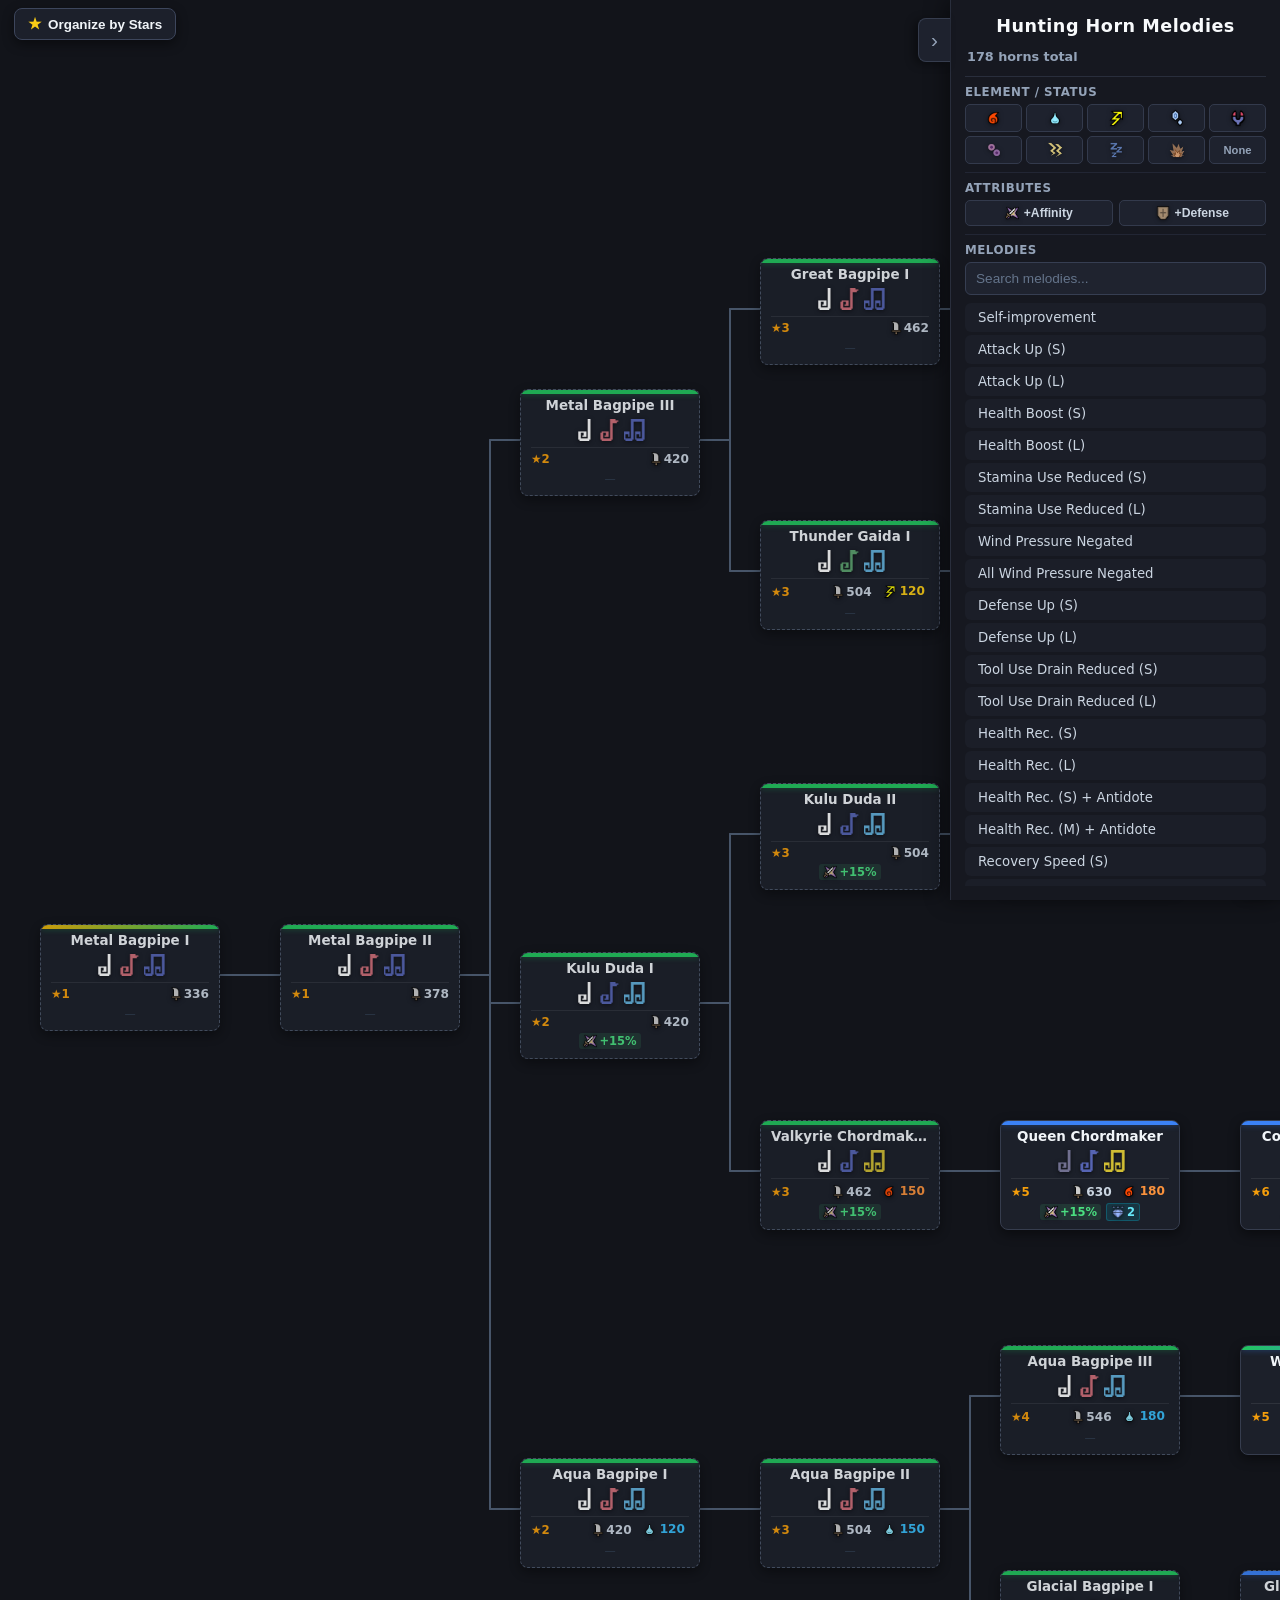
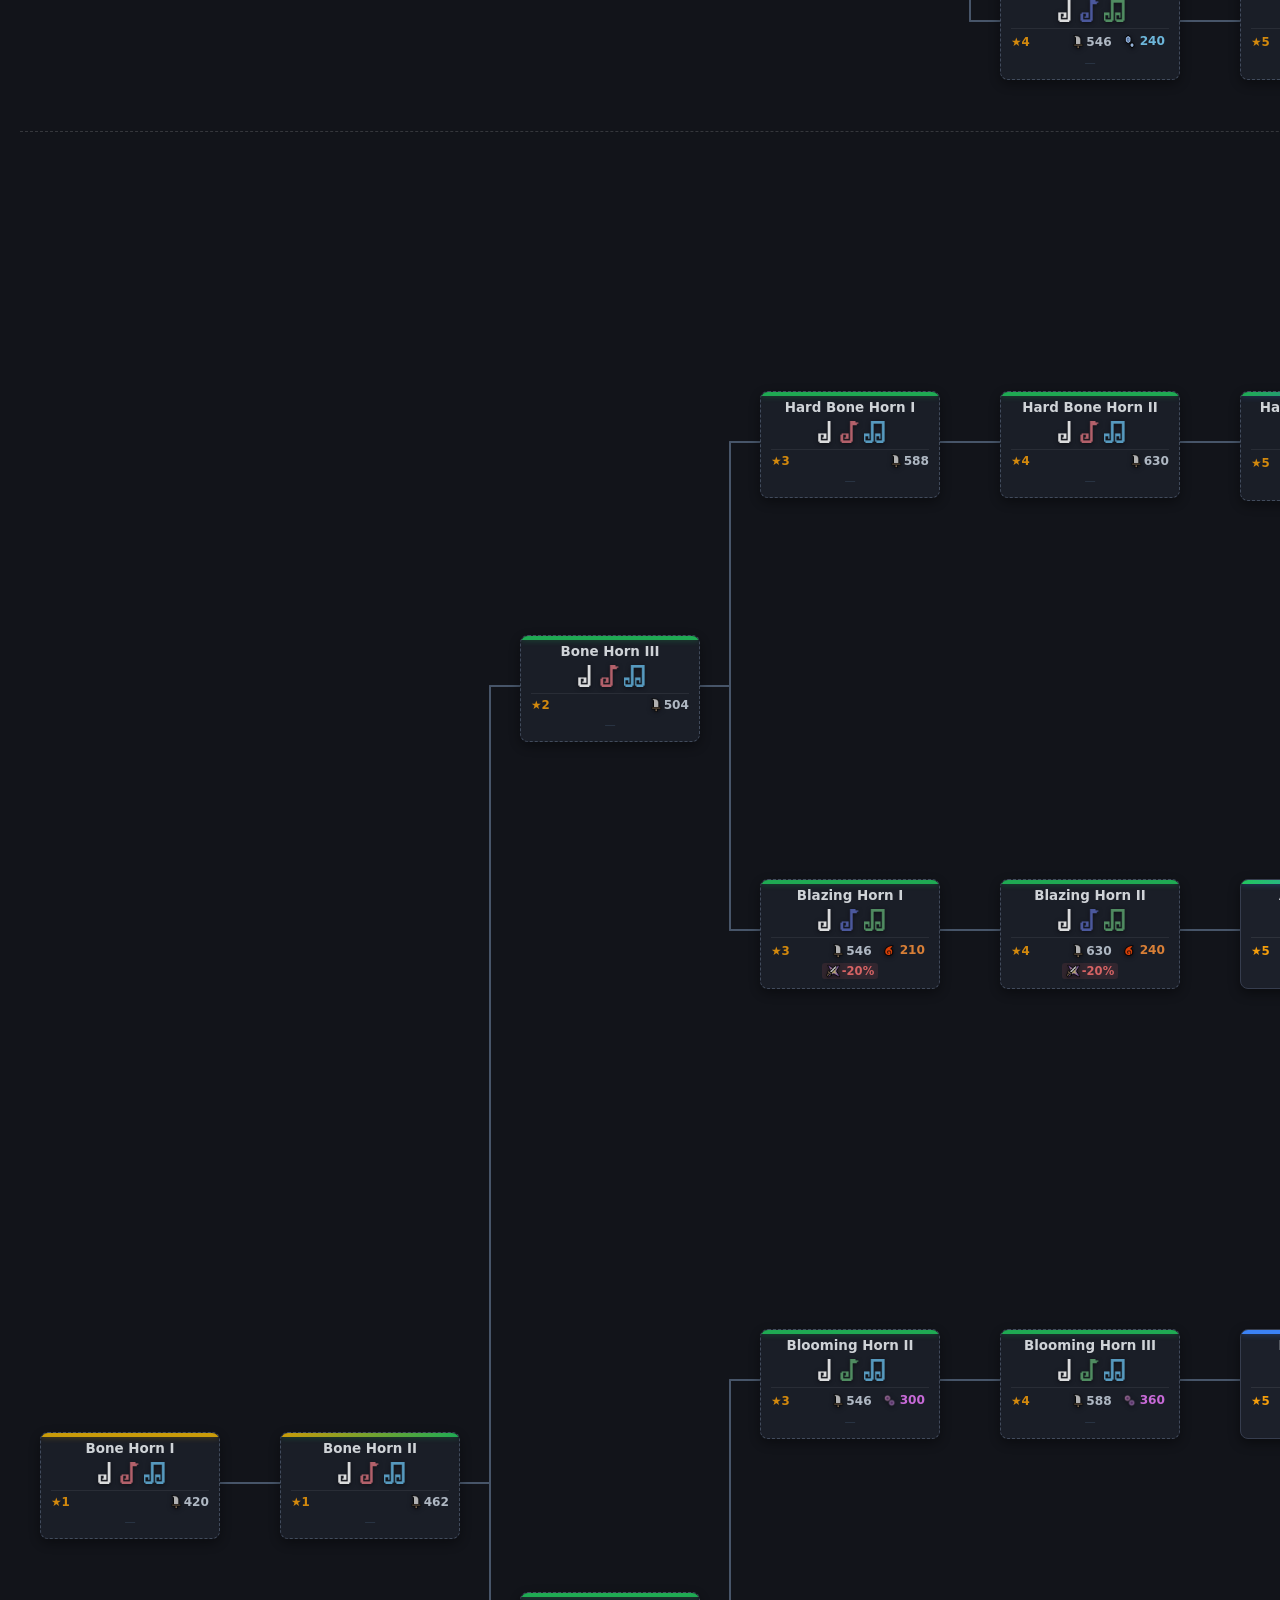
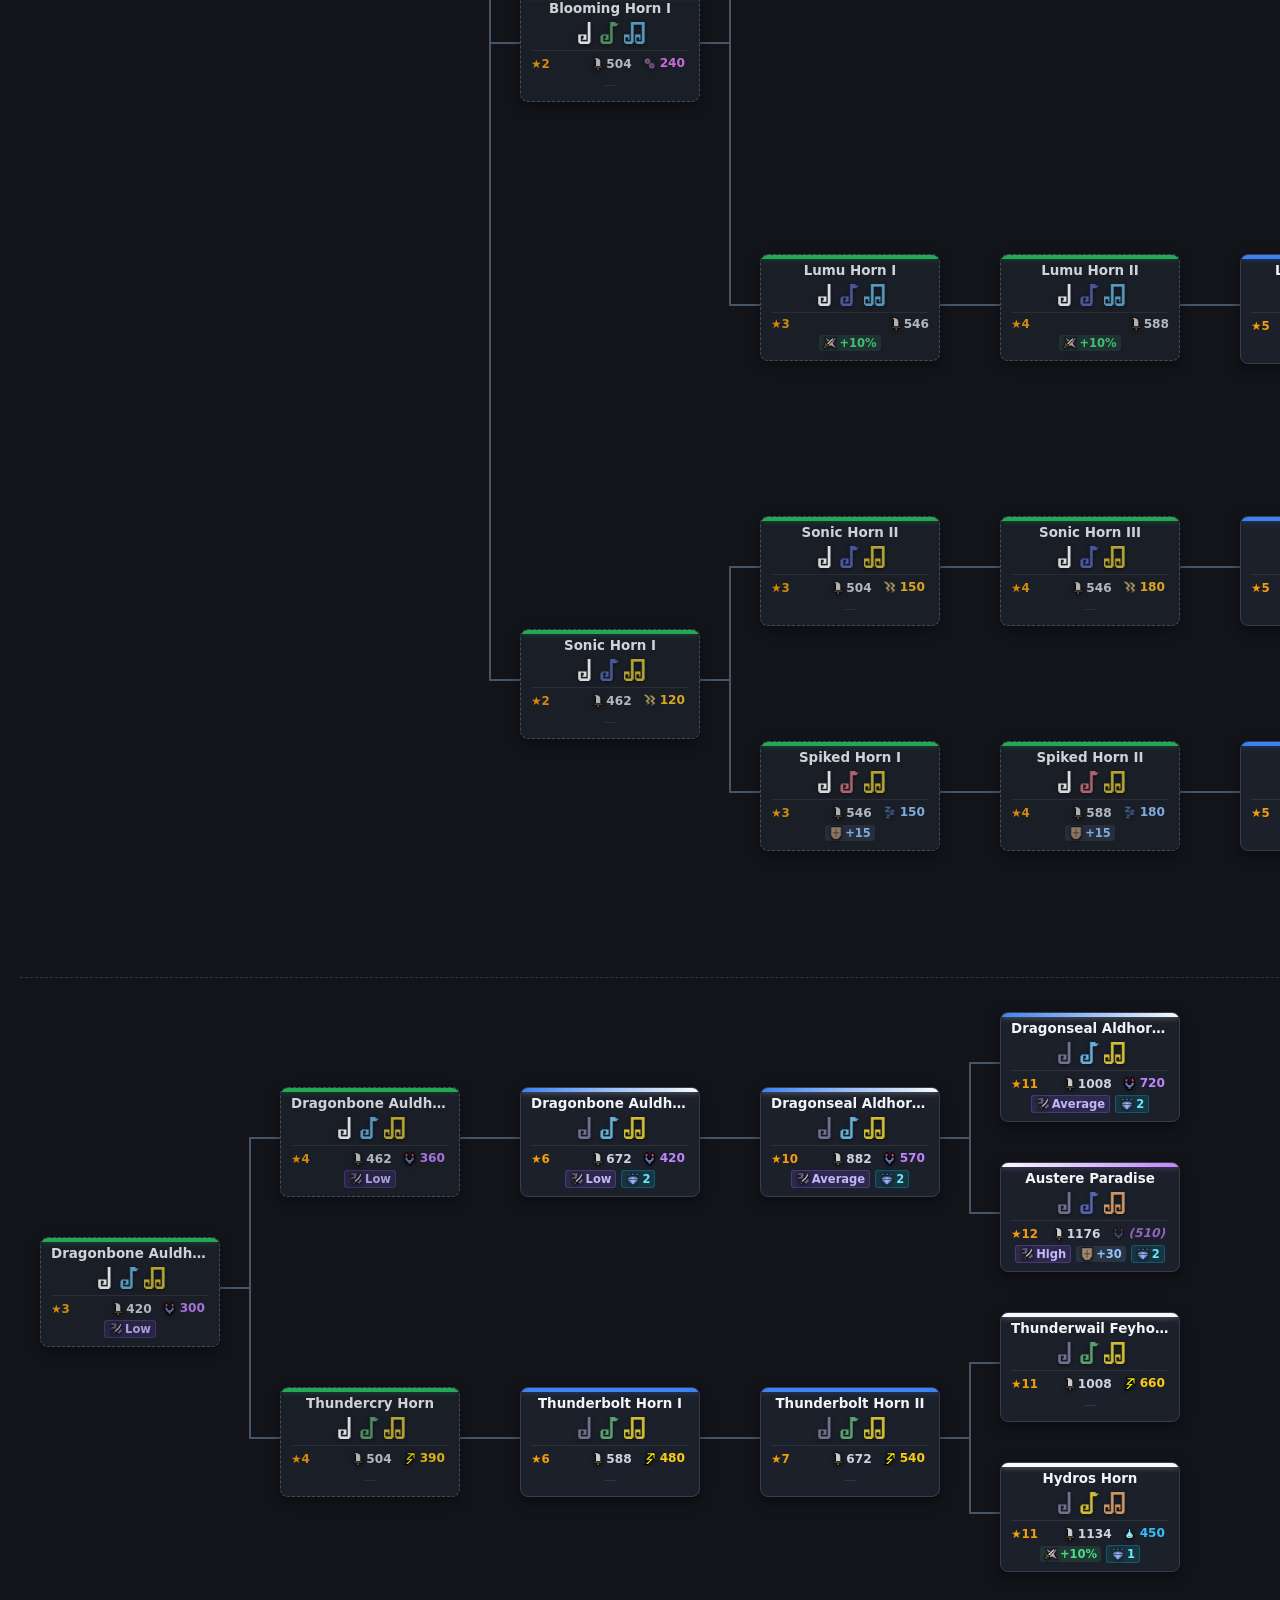
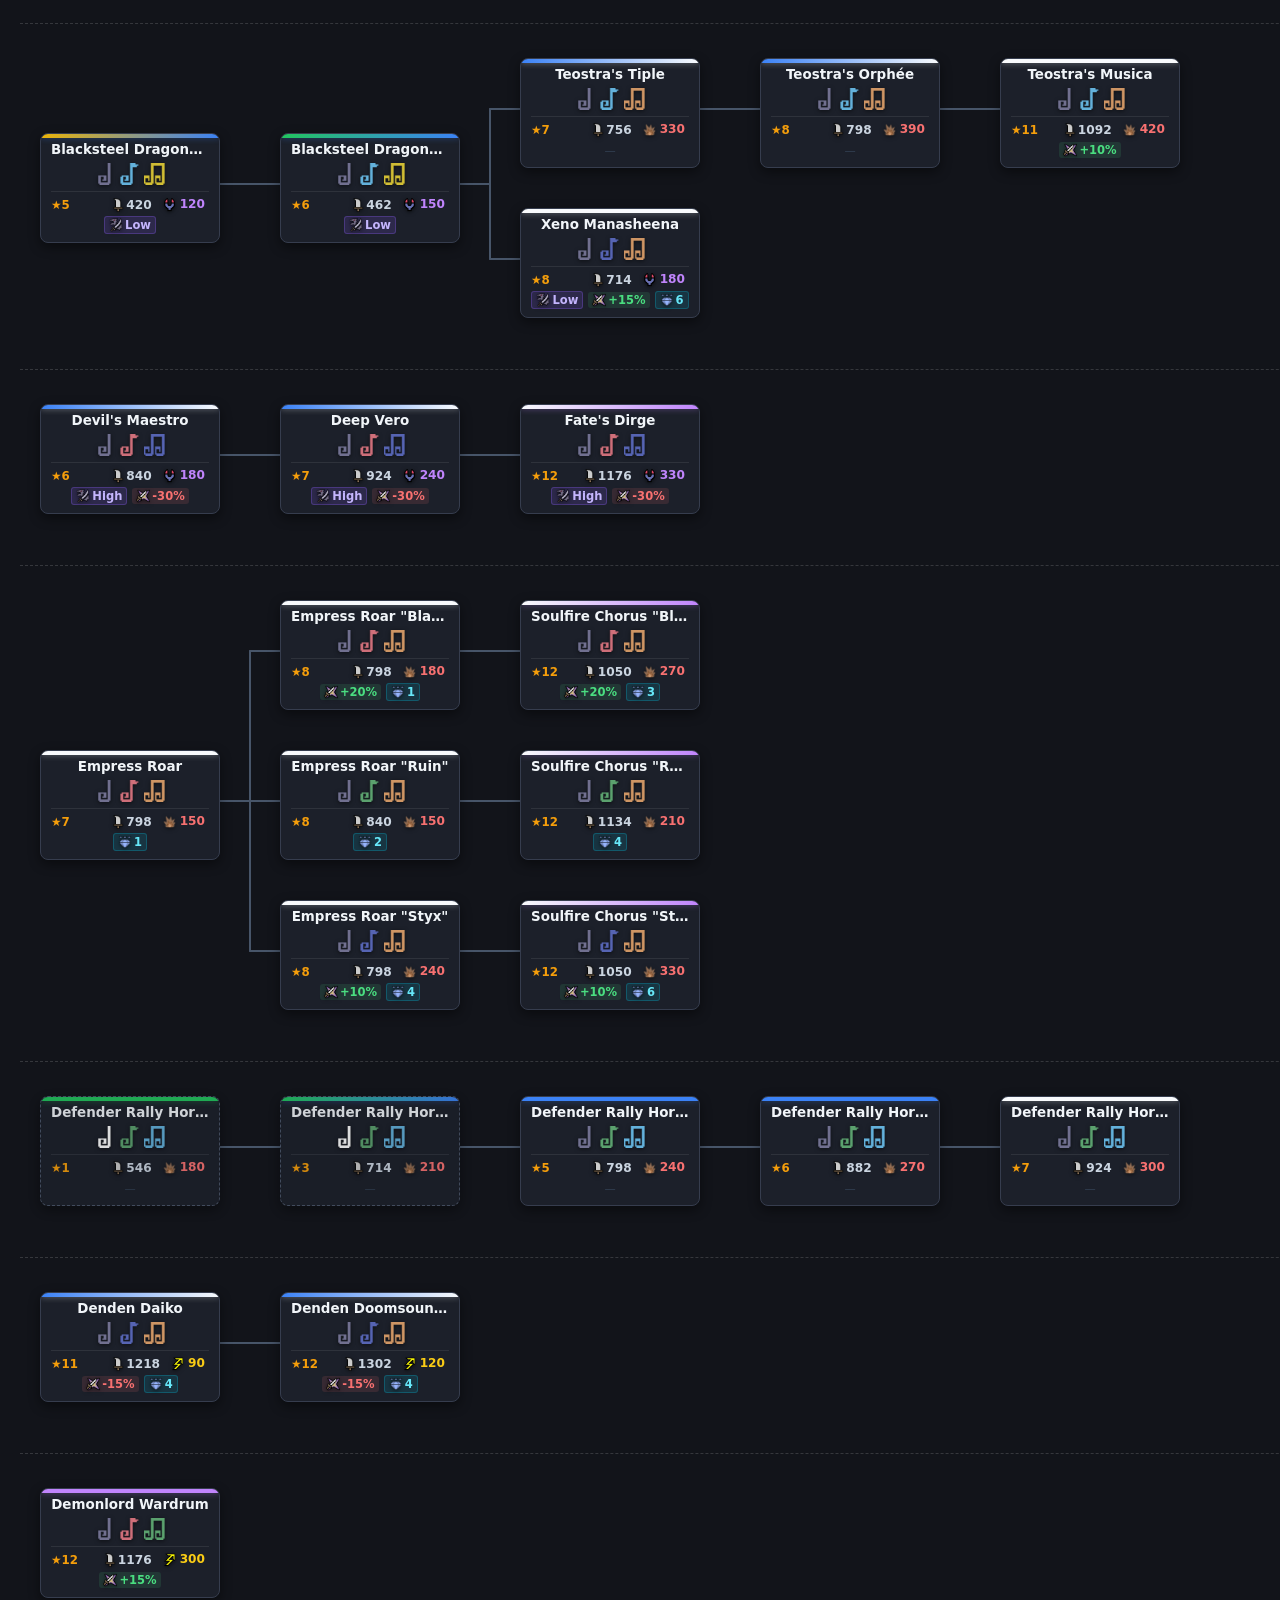
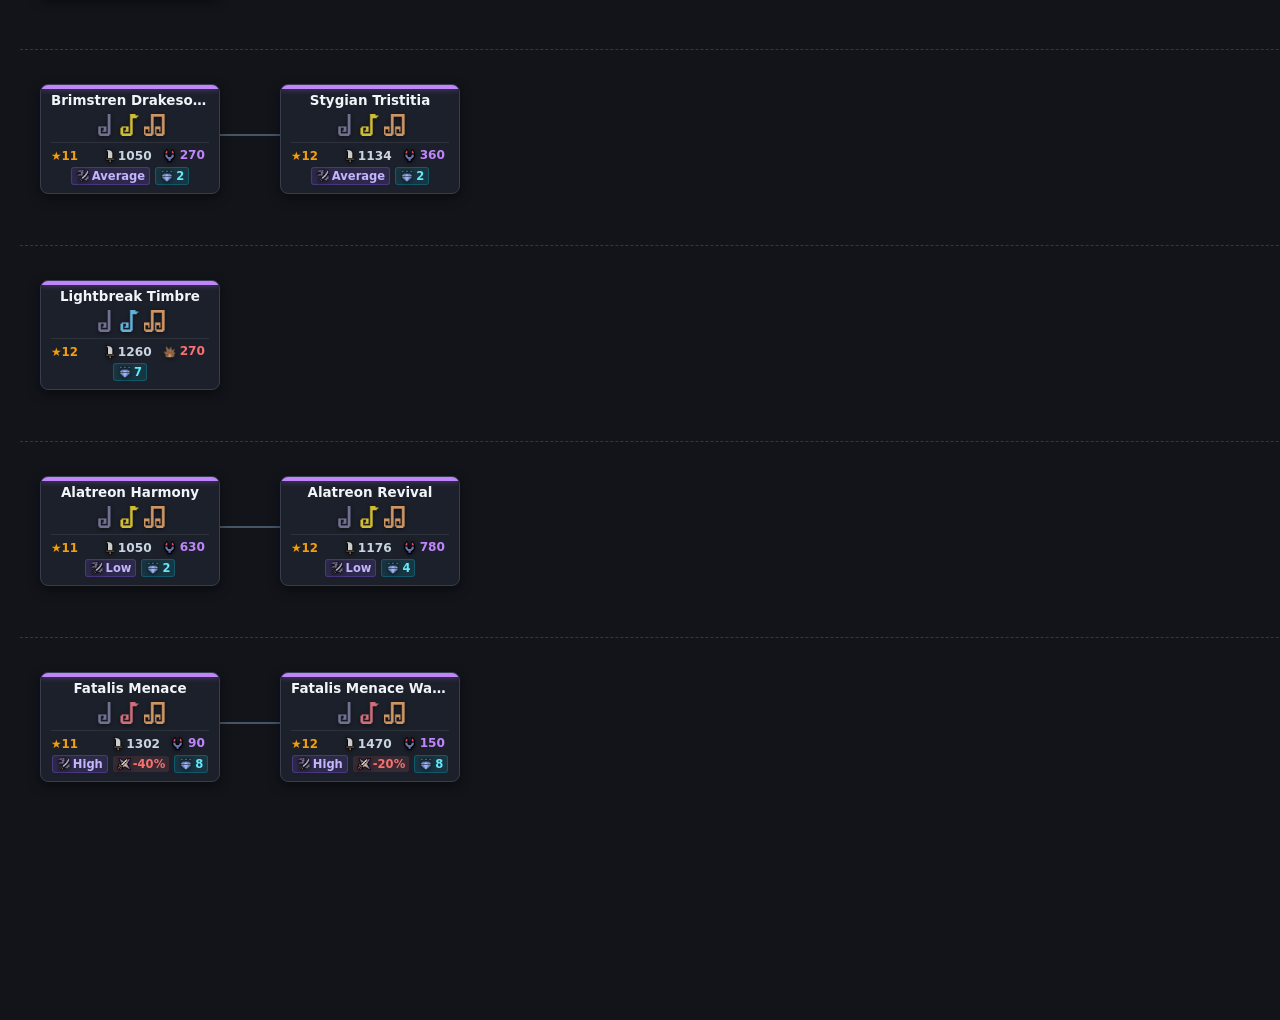
<file: index.html>
<!DOCTYPE html>
<html lang="en">
<head>
  <meta charset="UTF-8">
  <meta name="viewport" content="width=device-width, initial-scale=1.0">
  <title>Hunting Horn Melodies</title>
  <link rel="icon" type="image/png" href="img/icon.png">
  <link rel="stylesheet" href="style.css">
</head>
<body>
  <!-- Top Left Mode Controls -->
  <div class="top-controls-corner" id="top-controls-corner" style="display: none;"></div>
  <div class="top-controls" id="top-controls">
    <button type="button" id="toggle-rarity-btn" class="toggle-mode-btn" aria-pressed="false" title="Organize horns by Level / Stars (★1–12)">
      <span class="mode-btn-icon">★</span>
      <span class="mode-btn-text">Organize by Stars</span>
    </button>
  </div>

  <aside id="sidebar">
    <div class="sidebar-header">
      <h2>Hunting Horn Melodies</h2>
      <div class="filter-actions">
        <span id="match-counter" class="match-counter">Loading horns...</span>
        <button id="clear-filter" class="btn-clear" style="display: none;">Clear All</button>
      </div>
    </div>

    <!-- Element Filters -->
    <div class="filter-section">
      <div class="filter-section-header">
        <span class="filter-section-title">Element / Status</span>
        <button id="clear-elem-btn" class="btn-text-clear" style="display: none;">Clear</button>
      </div>
      <div class="elem-filter-grid" id="elem-filter-grid">
        <button type="button" class="elem-filter-btn" data-element="Fire" title="Fire">
          <img src="img/Element_Fire_Icon.webp" alt="Fire">
        </button>
        <button type="button" class="elem-filter-btn" data-element="Water" title="Water">
          <img src="img/Element_Water_Icon.webp" alt="Water">
        </button>
        <button type="button" class="elem-filter-btn" data-element="Thunder" title="Thunder">
          <img src="img/Element_Thunder_Icon.webp" alt="Thunder">
        </button>
        <button type="button" class="elem-filter-btn" data-element="Ice" title="Ice">
          <img src="img/Element_Ice_Icon.webp" alt="Ice">
        </button>
        <button type="button" class="elem-filter-btn" data-element="Dragon" title="Dragon">
          <img src="img/Element_Dragon_Icon.webp" alt="Dragon">
        </button>
        <button type="button" class="elem-filter-btn" data-element="Poison" title="Poison">
          <img src="img/Status_Poison_Icon.webp" alt="Poison">
        </button>
        <button type="button" class="elem-filter-btn" data-element="Paralysis" title="Paralysis">
          <img src="img/Status_Paralysis_Icon.webp" alt="Paralysis">
        </button>
        <button type="button" class="elem-filter-btn" data-element="Sleep" title="Sleep">
          <img src="img/Status_Sleep_Icon.webp" alt="Sleep">
        </button>
        <button type="button" class="elem-filter-btn" data-element="Blast" title="Blast">
          <img src="img/Status_Blastblight_Icon.webp" alt="Blast">
        </button>
        <button type="button" class="elem-filter-btn elem-none-btn" data-element="None" title="Non-elemental">
          <span>None</span>
        </button>
      </div>
    </div>

    <!-- Attribute Bonus Filters -->
    <div class="filter-section">
      <div class="filter-section-header">
        <span class="filter-section-title">Attributes</span>
      </div>
      <div class="attr-filter-row">
        <button type="button" class="attr-filter-btn" id="filter-affinity-btn" title="Filter horns with positive affinity">
          <img src="img/600px-MHWI-Affinity_Icon.png.webp" class="stat-icon" alt="Affinity">
          <span>+Affinity</span>
        </button>
        <button type="button" class="attr-filter-btn" id="filter-defense-btn" title="Filter horns with defense bonus">
          <img src="img/600px-MHWI-Defense_Icon.png.webp" class="stat-icon" alt="Defense">
          <span>+Defense</span>
        </button>
      </div>
    </div>

    <!-- Melody Filters -->
    <div class="filter-section filter-section-melodies">
      <div class="filter-section-header">
        <span class="filter-section-title">Melodies</span>
        <button id="clear-song-btn" class="btn-text-clear" style="display: none;">Clear</button>
      </div>
      <div class="search-box">
        <input type="text" id="song-search" placeholder="Search melodies..." autocomplete="off">
        <button id="search-clear-btn" class="search-clear-btn" title="Clear search" style="display: none;">&times;</button>
      </div>
      <ul id="song-list"></ul>
    </div>
  </aside>
  <button type="button" id="toggle-sidebar" class="sidebar-toggle-btn" aria-label="Collapse filter sidebar" title="Collapse sidebar">
    <span class="toggle-icon">›</span>
  </button>
  <main id="container">
    <div id="rarity-columns-bg" class="rarity-columns-bg" style="display: none;"></div>
    <div id="rarity-header-bar" class="rarity-header-bar" style="display: none;"></div>
    <div id="path-bar" class="path-bar" style="display: none;">
      <span class="path-title">Upgrade Path:</span>
      <div id="path-breadcrumbs" class="path-breadcrumbs"></div>
      <button id="clear-path-btn" class="clear-path-btn" title="Clear upgrade path">✕</button>
    </div>
    <canvas id="connections"></canvas>
  </main>
  <script src="script.js"></script>
</body>
</html>
</file>
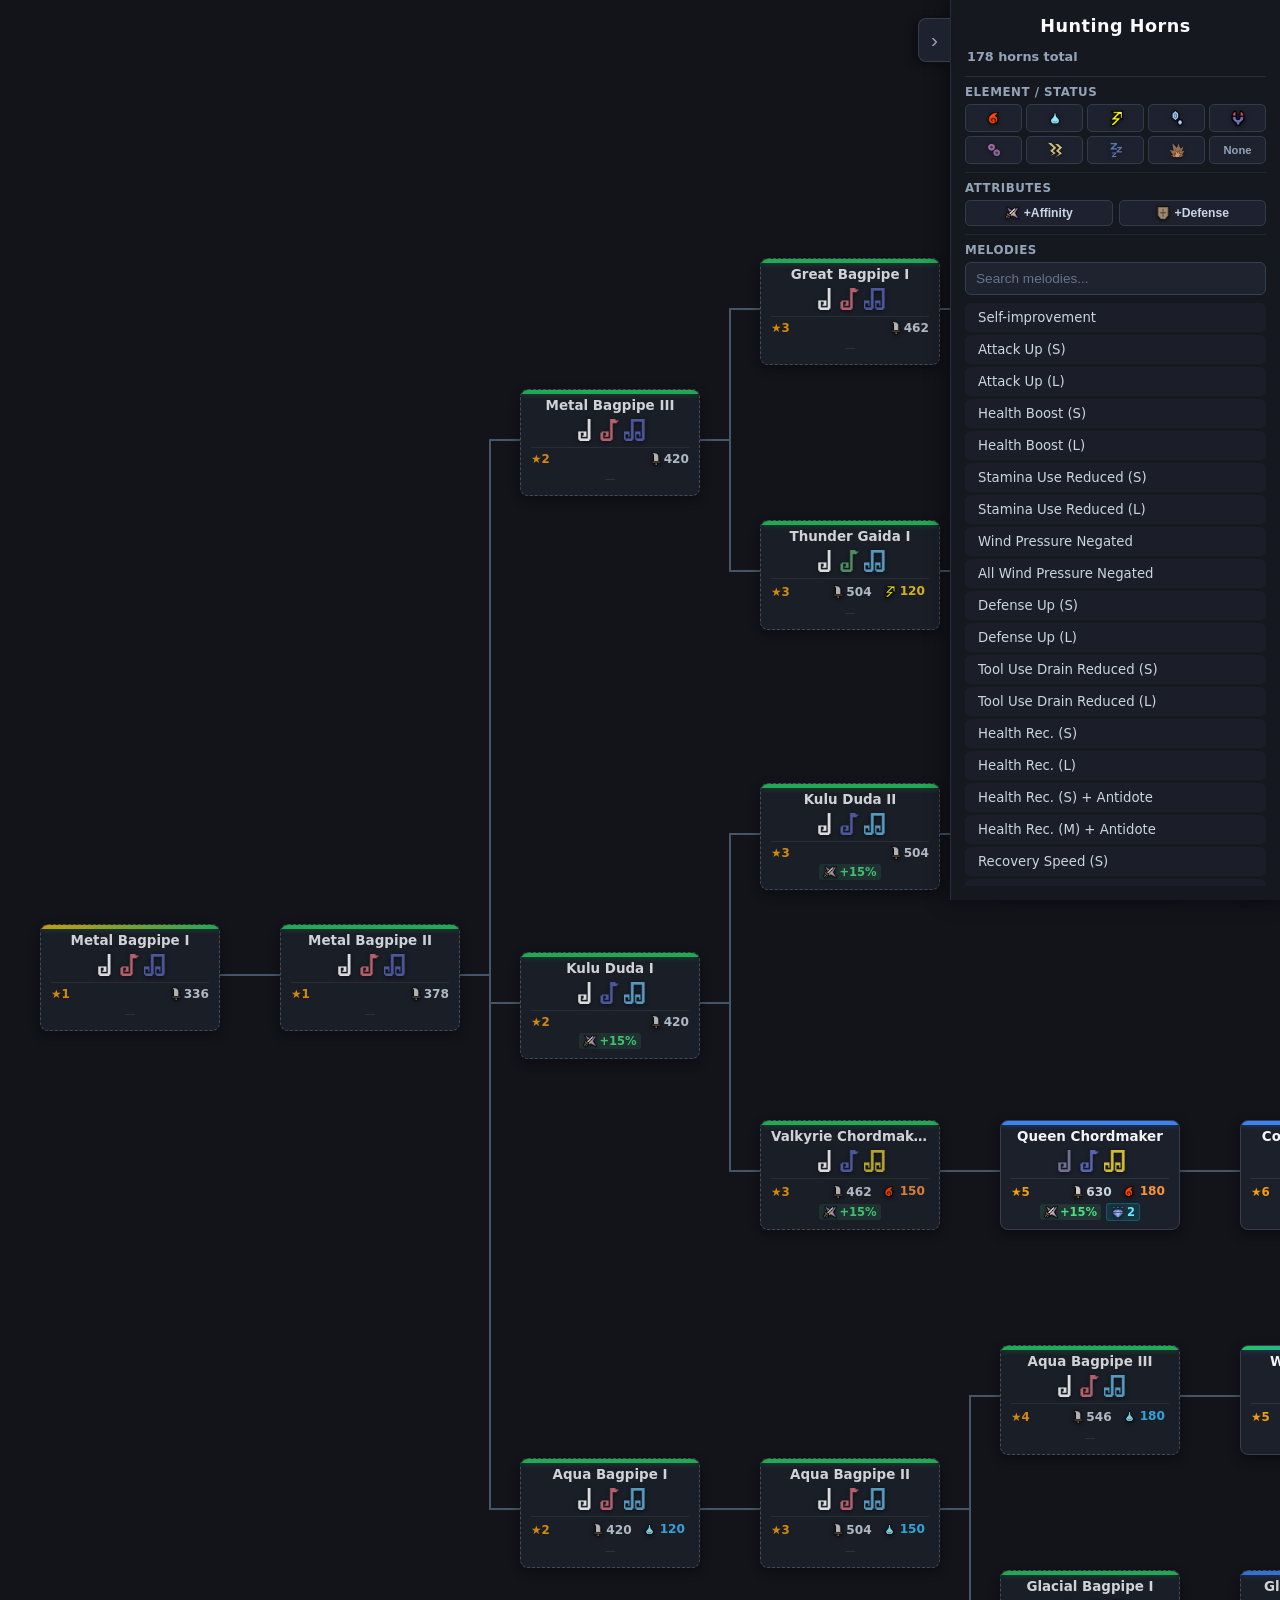
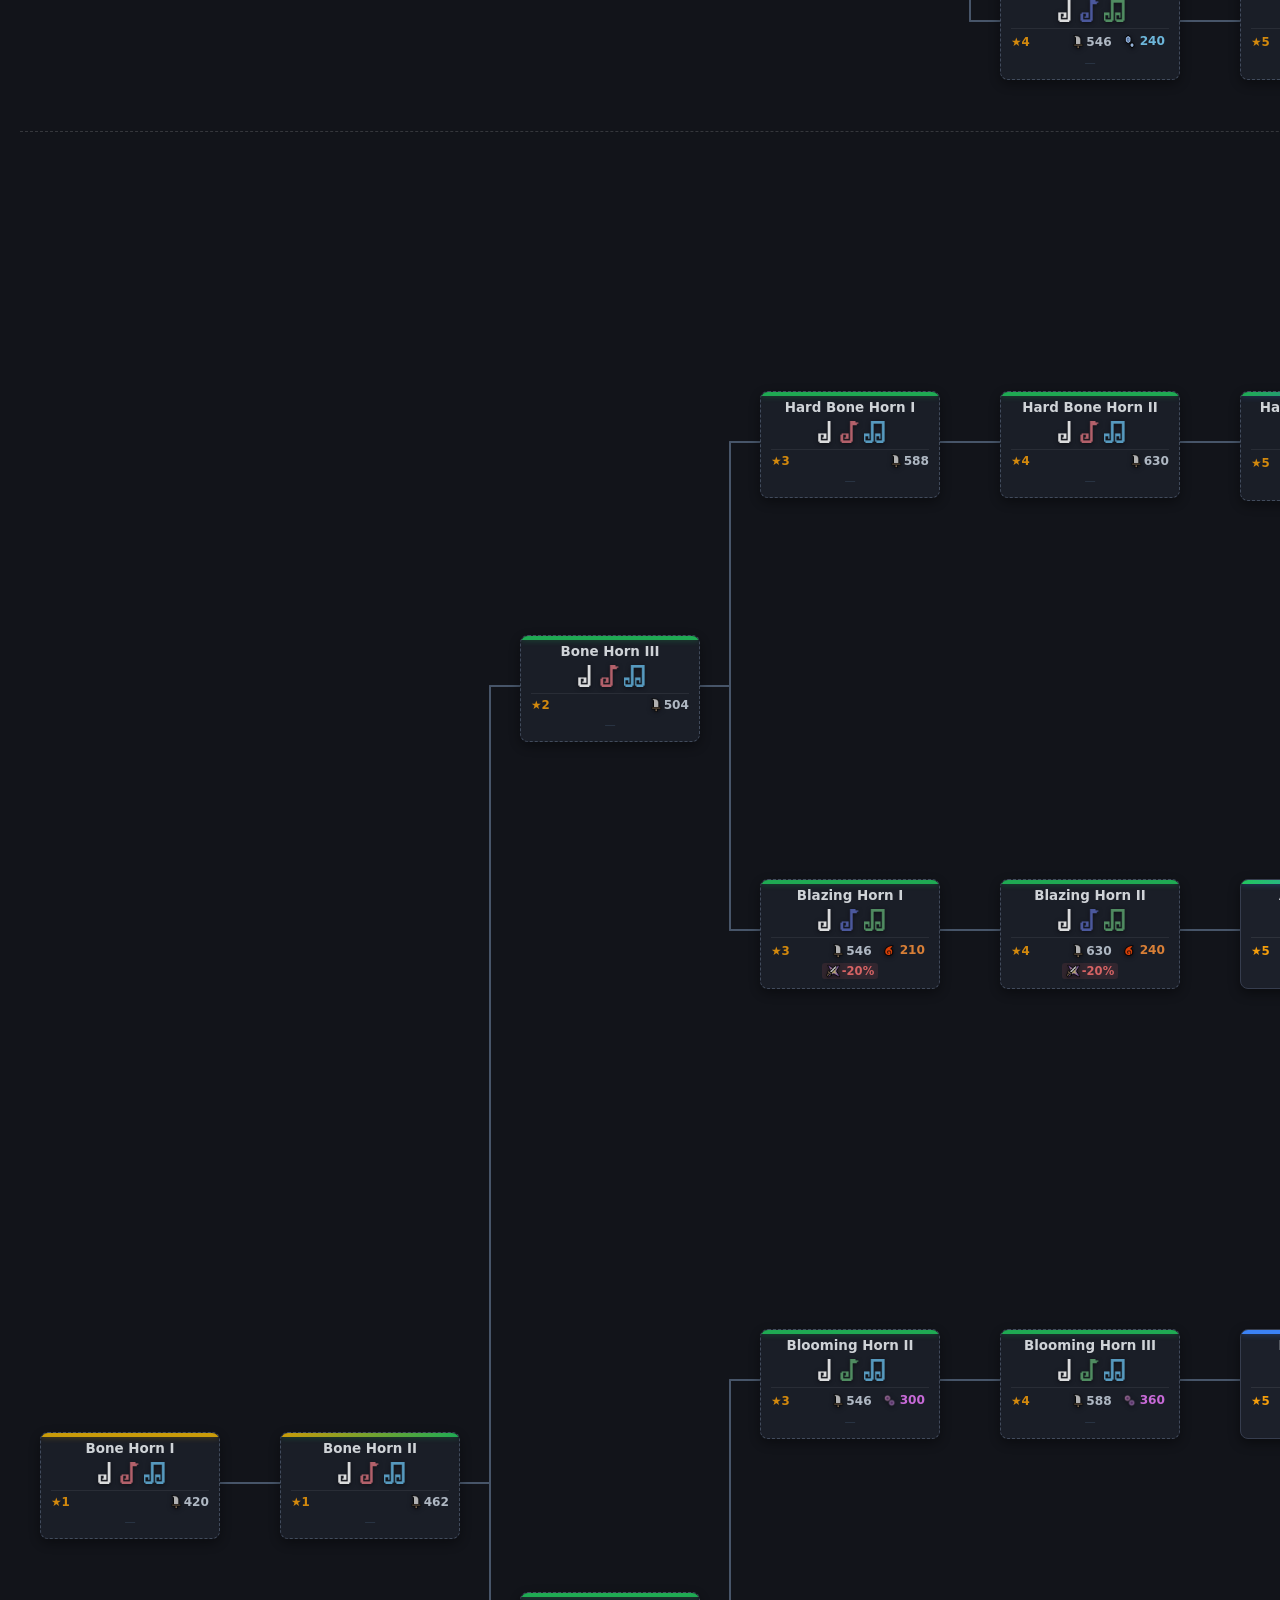
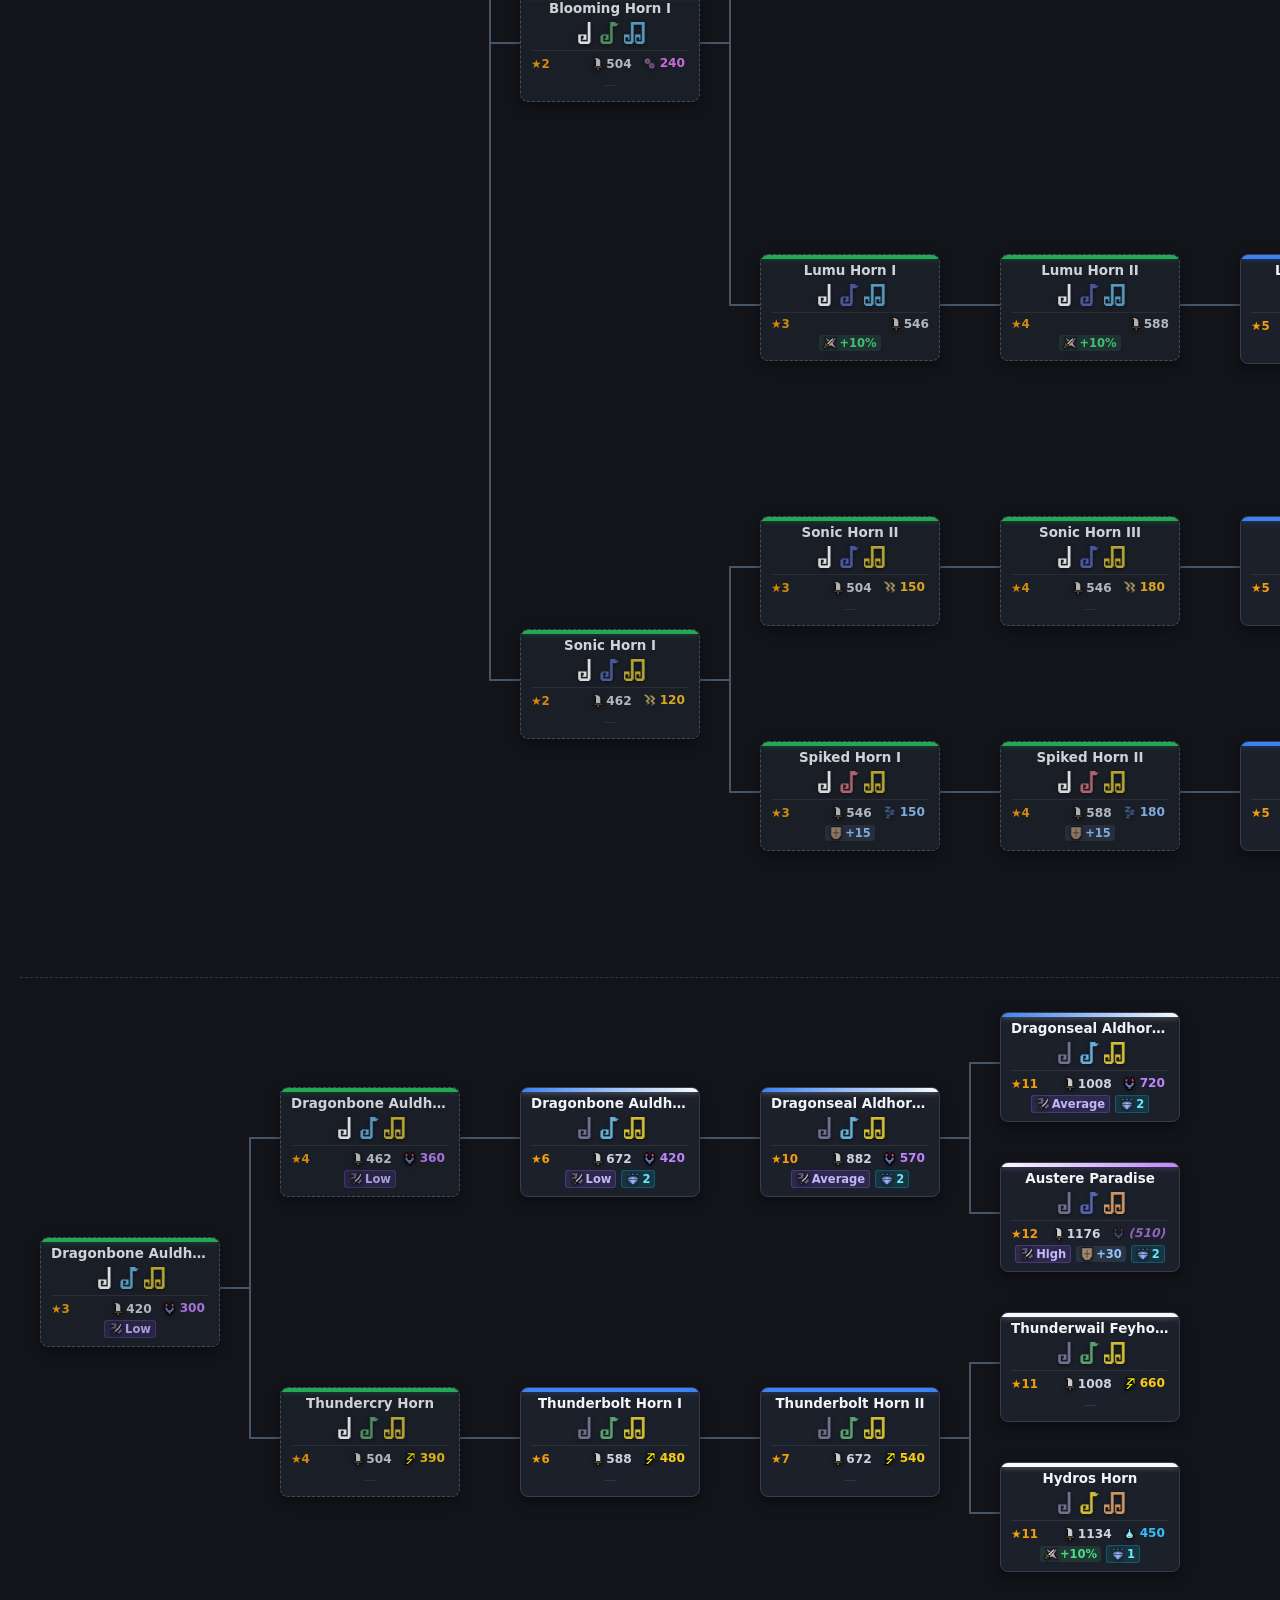
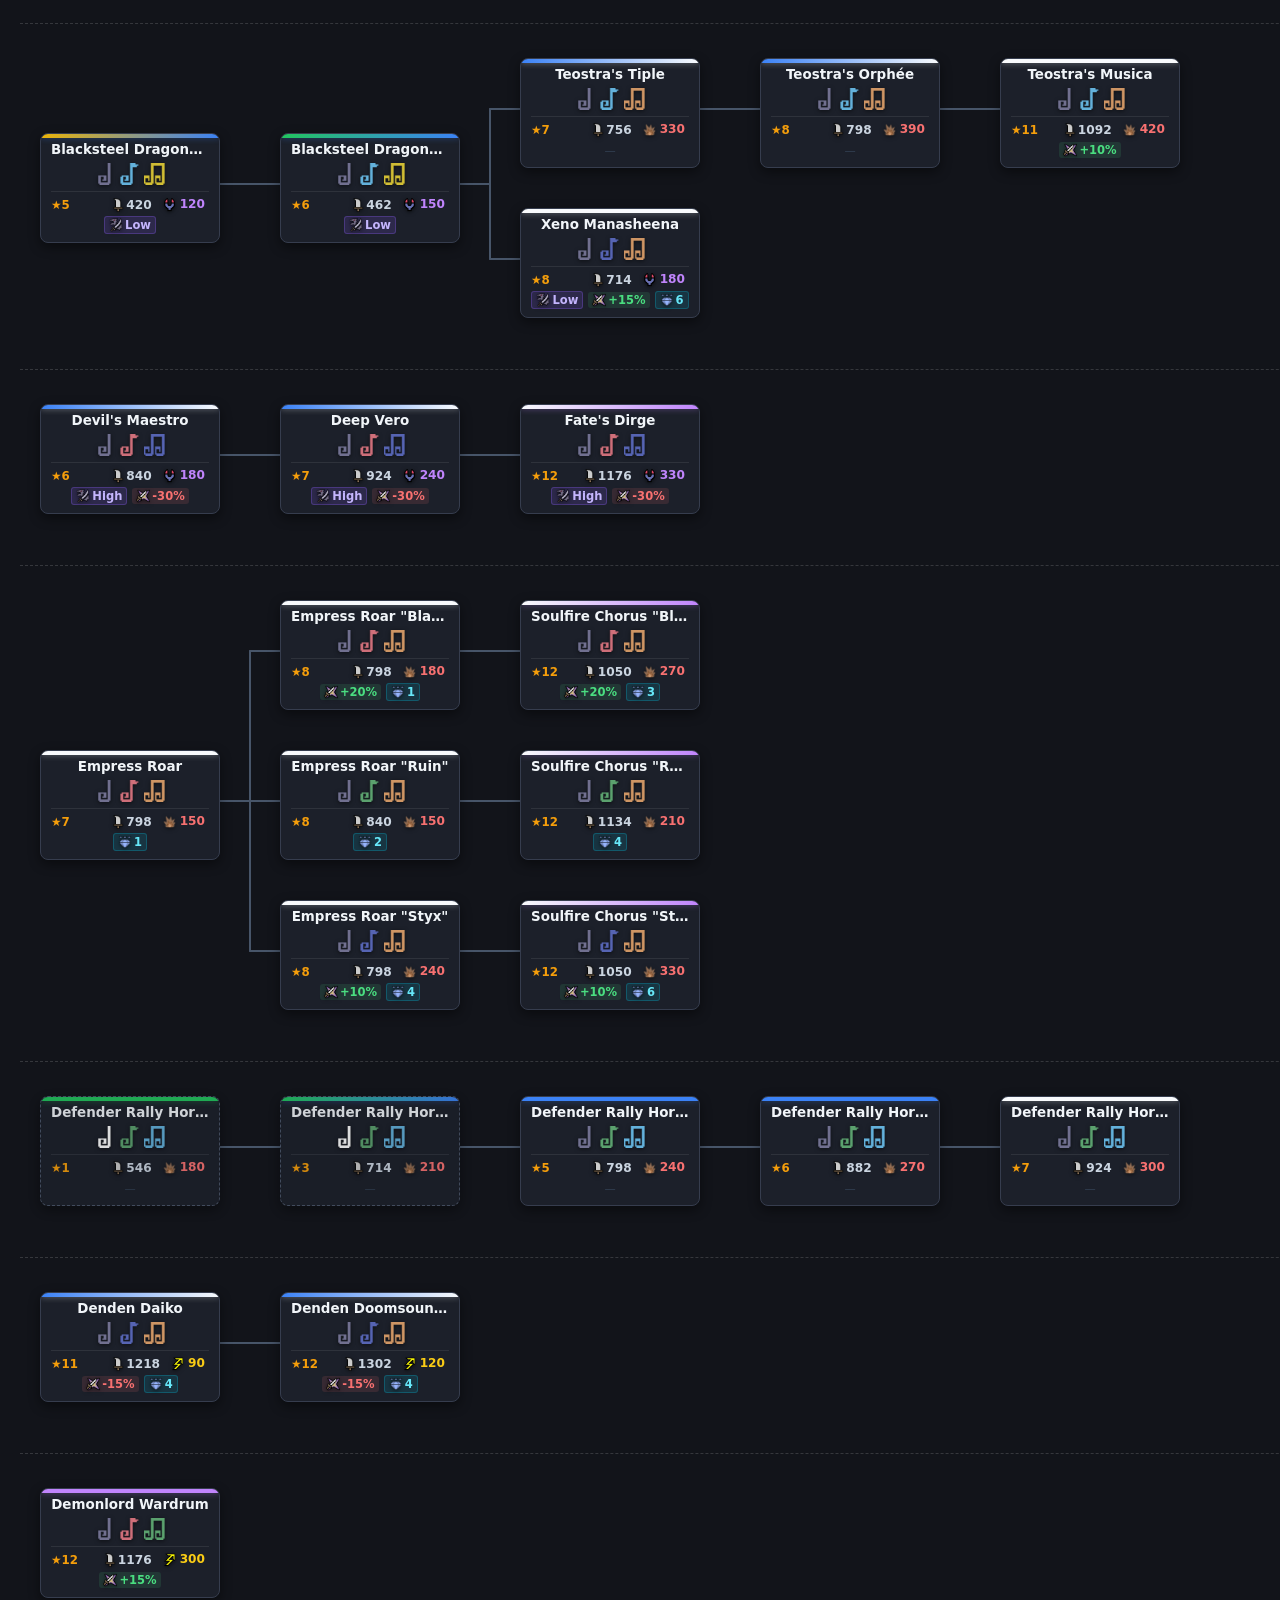
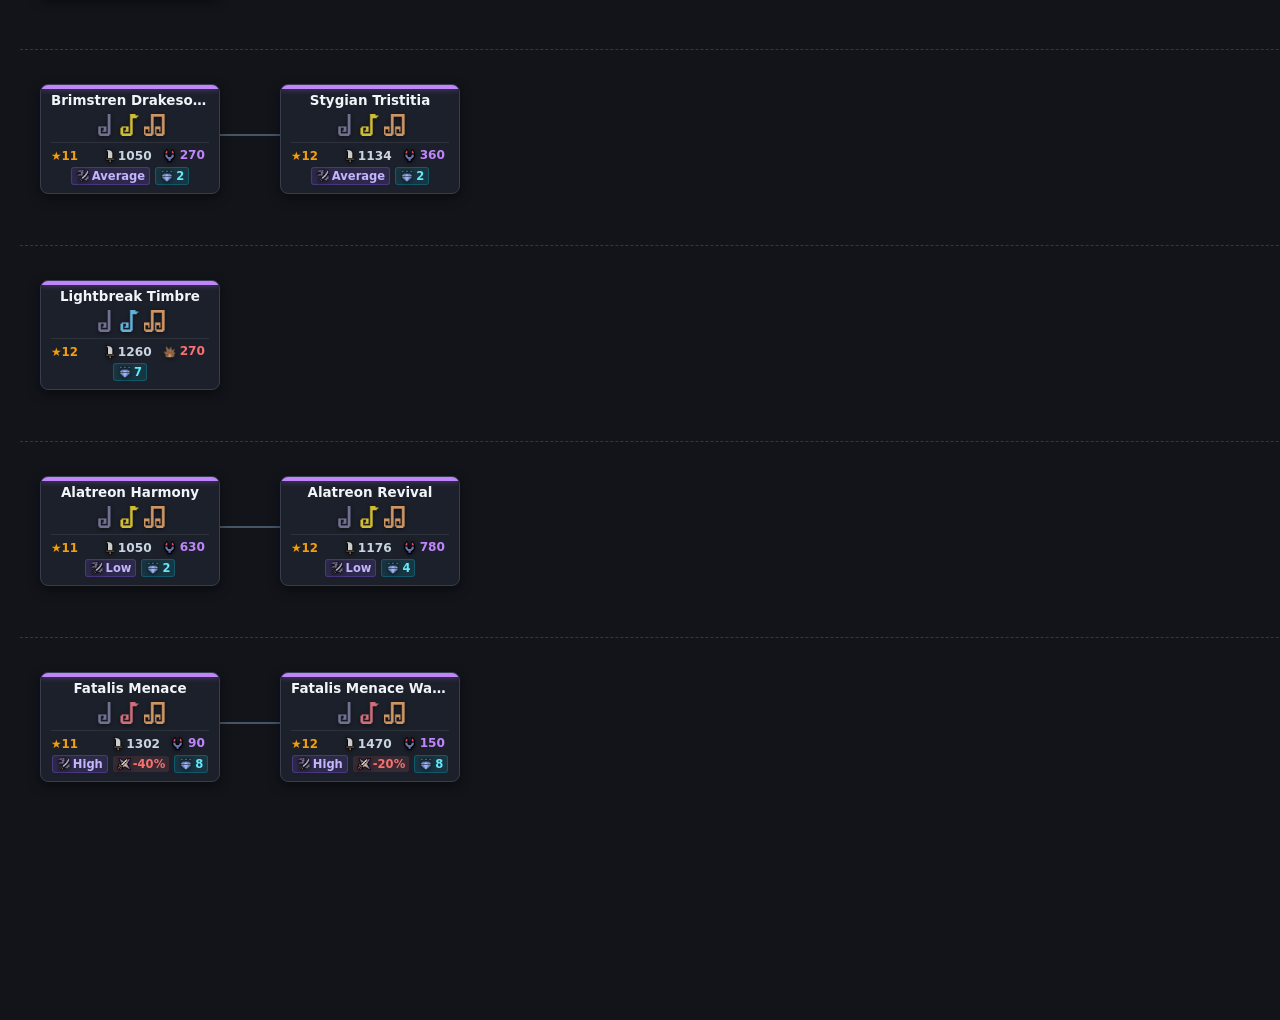
<file: tree.html>
<!DOCTYPE html>
<html lang="en">
<head>
  <meta charset="UTF-8">
  <meta name="viewport" content="width=device-width, initial-scale=1.0">
  <title>MHW Hunting Horn Melody Tree</title>
  <link rel="stylesheet" href="style.css">
</head>
<body>
  <aside id="sidebar">
    <button type="button" id="toggle-sidebar" class="sidebar-toggle-btn" aria-label="Collapse filter sidebar" title="Collapse sidebar">
      <span class="toggle-icon">›</span>
    </button>
    <div class="sidebar-header">
      <h2>Hunting Horns</h2>
      <div class="filter-actions">
        <span id="match-counter" class="match-counter">Loading horns...</span>
        <button id="clear-filter" class="btn-clear" style="display: none;">Clear All</button>
      </div>
    </div>

    <!-- Element Filters -->
    <div class="filter-section">
      <div class="filter-section-header">
        <span class="filter-section-title">Element / Status</span>
        <button id="clear-elem-btn" class="btn-text-clear" style="display: none;">Clear</button>
      </div>
      <div class="elem-filter-grid" id="elem-filter-grid">
        <button type="button" class="elem-filter-btn" data-element="Fire" title="Fire">
          <img src="img/Element_Fire_Icon.webp" alt="Fire">
        </button>
        <button type="button" class="elem-filter-btn" data-element="Water" title="Water">
          <img src="img/Element_Water_Icon.webp" alt="Water">
        </button>
        <button type="button" class="elem-filter-btn" data-element="Thunder" title="Thunder">
          <img src="img/Element_Thunder_Icon.webp" alt="Thunder">
        </button>
        <button type="button" class="elem-filter-btn" data-element="Ice" title="Ice">
          <img src="img/Element_Ice_Icon.webp" alt="Ice">
        </button>
        <button type="button" class="elem-filter-btn" data-element="Dragon" title="Dragon">
          <img src="img/Element_Dragon_Icon.webp" alt="Dragon">
        </button>
        <button type="button" class="elem-filter-btn" data-element="Poison" title="Poison">
          <img src="img/Status_Poison_Icon.webp" alt="Poison">
        </button>
        <button type="button" class="elem-filter-btn" data-element="Paralysis" title="Paralysis">
          <img src="img/Status_Paralysis_Icon.webp" alt="Paralysis">
        </button>
        <button type="button" class="elem-filter-btn" data-element="Sleep" title="Sleep">
          <img src="img/Status_Sleep_Icon.webp" alt="Sleep">
        </button>
        <button type="button" class="elem-filter-btn" data-element="Blast" title="Blast">
          <img src="img/Status_Blastblight_Icon.webp" alt="Blast">
        </button>
        <button type="button" class="elem-filter-btn elem-none-btn" data-element="None" title="Non-elemental">
          <span>None</span>
        </button>
      </div>
    </div>

    <!-- Attribute Bonus Filters -->
    <div class="filter-section">
      <div class="filter-section-header">
        <span class="filter-section-title">Attributes</span>
      </div>
      <div class="attr-filter-row">
        <button type="button" class="attr-filter-btn" id="filter-affinity-btn" title="Filter horns with positive affinity">
          <img src="img/600px-MHWI-Affinity_Icon.png.webp" class="stat-icon" alt="Affinity">
          <span>+Affinity</span>
        </button>
        <button type="button" class="attr-filter-btn" id="filter-defense-btn" title="Filter horns with defense bonus">
          <img src="img/600px-MHWI-Defense_Icon.png.webp" class="stat-icon" alt="Defense">
          <span>+Defense</span>
        </button>
      </div>
    </div>

    <!-- Melody Filters -->
    <div class="filter-section filter-section-melodies">
      <div class="filter-section-header">
        <span class="filter-section-title">Melodies</span>
        <button id="clear-song-btn" class="btn-text-clear" style="display: none;">Clear</button>
      </div>
      <div class="search-box">
        <input type="text" id="song-search" placeholder="Search melodies..." autocomplete="off">
        <button id="search-clear-btn" class="search-clear-btn" title="Clear search" style="display: none;">&times;</button>
      </div>
      <ul id="song-list"></ul>
    </div>
  </aside>
  <main id="container">
    <div id="path-bar" class="path-bar" style="display: none;">
      <span class="path-title">Upgrade Path:</span>
      <div id="path-breadcrumbs" class="path-breadcrumbs"></div>
      <button id="clear-path-btn" class="clear-path-btn" title="Clear upgrade path">✕</button>
    </div>
    <canvas id="connections"></canvas>
  </main>
  <script src="script.js"></script>
</body>
</html>
</file>
<file: style.css>
/* ==========================================================================
   MHW Hunting Horn Melody Tree Styles
   ========================================================================== */

* {
  box-sizing: border-box;
}

body {
  font-family: system-ui, -apple-system, BlinkMacSystemFont, 'Segoe UI', Roboto, Helvetica, Arial, sans-serif;
  background: #12141a;
  color: #e2e8f0;
  margin: 0;
  padding: 0;
  overflow-x: auto;
  overflow-y: auto;
}

/* --------------------------------------------------------------------------
   Top Controls & Mode Toggle
   -------------------------------------------------------------------------- */
.top-controls-corner {
  position: fixed;
  top: 0;
  left: 0;
  width: 200px;
  height: 48px;
  background: #12141a;
  border-right: 1px solid #2a3142;
  border-bottom: 1px solid #2a3142;
  z-index: 950;
  pointer-events: none;
}

.top-controls {
  position: fixed;
  top: 8px;
  left: 14px;
  z-index: 1000;
  display: flex;
  align-items: center;
  gap: 10px;
}

.toggle-mode-btn {
  display: inline-flex;
  align-items: center;
  gap: 7px;
  background: #1c202b;
  border: 1px solid #3d465c;
  border-radius: 8px;
  padding: 6px 13px;
  font-size: 0.84rem;
  font-weight: 600;
  color: #f1f5f9;
  cursor: pointer;
  box-shadow: 0 4px 12px rgba(0, 0, 0, 0.45);
  transition: all 0.2s cubic-bezier(0.16, 1, 0.3, 1);
  user-select: none;
  height: 32px;
}

.toggle-mode-btn:hover {
  background: #252b3a;
  border-color: #5d677f;
  color: #ffffff;
  transform: translateY(-1px);
  box-shadow: 0 6px 16px rgba(0, 0, 0, 0.6);
}

.toggle-mode-btn .mode-btn-icon {
  font-size: 0.95rem;
  color: #facc15;
  transition: transform 0.2s ease;
}

.toggle-mode-btn.active {
  background: #1a2336;
  border-color: #facc15;
  color: #fef08a;
  box-shadow: 0 0 12px rgba(250, 204, 21, 0.25), 0 4px 12px rgba(0, 0, 0, 0.5);
}

.toggle-mode-btn.active .mode-btn-icon {
  color: #4ade80;
}

/* --------------------------------------------------------------------------
   Rarity Columns Header Bar & Column Background
   -------------------------------------------------------------------------- */
.rarity-header-bar {
  position: sticky;
  top: 0;
  left: 0;
  width: 100%;
  height: 48px;
  background: rgba(18, 20, 26, 0.96);
  backdrop-filter: blur(8px);
  border-bottom: 1px solid #2a3142;
  z-index: 100;
  pointer-events: none;
}

.rarity-col-header {
  position: absolute;
  top: 0;
  height: 48px;
  display: flex;
  align-items: center;
  justify-content: center;
  gap: 8px;
  border-right: 1px solid rgba(255, 255, 255, 0.08);
  padding: 0 8px;
  box-sizing: border-box;
}

.rarity-col-header::before {
  content: "";
  position: absolute;
  top: 0;
  left: 0;
  right: 0;
  height: 3px;
  background: var(--col-accent, #94a3b8);
  box-shadow: 0 1px 6px var(--col-accent, #94a3b8);
}

.rarity-col-header .col-star-badge {
  display: inline-flex;
  align-items: center;
  justify-content: center;
  font-weight: 700;
  font-size: 1.05rem;
  color: var(--col-accent, #facc15);
  letter-spacing: 0.5px;
  text-shadow: 0 0 12px rgba(0, 0, 0, 0.7);
}

/* Background Column Tracks */
.rarity-columns-bg {
  position: absolute;
  top: 0;
  left: 0;
  width: 100%;
  height: 100%;
  pointer-events: none;
  z-index: 0;
}

.rarity-col-band {
  position: absolute;
  top: 0;
  height: 100%;
  border-right: 1px dashed rgba(255, 255, 255, 0.05);
  box-sizing: border-box;
}

.rarity-col-band.band-even {
  background: rgba(255, 255, 255, 0.008);
}

/* --------------------------------------------------------------------------
   Container & Canvas
   -------------------------------------------------------------------------- */
#container {
  position: relative;
  display: block;
  min-width: 100vw;
  min-height: 100vh;
  padding-bottom: 120px;
}

#connections {
  position: absolute;
  top: 0;
  left: 0;
  pointer-events: none;
  z-index: 1;
}

.tree-divider {
  position: absolute;
  left: 20px;
  width: calc(100% - 60px);
  height: 1px;
  background: linear-gradient(90deg, rgba(255, 255, 255, 0.12) 0%, rgba(255, 255, 255, 0.03) 100%);
  border-top: 1px dashed rgba(255, 255, 255, 0.15);
  pointer-events: none;
}

/* --------------------------------------------------------------------------
   Tree Nodes (Hunting Horn Cards)
   -------------------------------------------------------------------------- */
.node {
  position: absolute;
  width: 180px;
  background: #1c202a;
  border: 1px solid #363d4e;
  border-radius: 8px;
  padding: 8px 10px;
  text-align: center;
  box-shadow: 0 4px 12px rgba(0, 0, 0, 0.45);
  z-index: 10;
  cursor: pointer;
  transition: transform 0.15s ease, box-shadow 0.15s ease, border-color 0.15s ease, opacity 0.2s ease, filter 0.2s ease;
  user-select: none;
  overflow: hidden;
}

.node-sharpness-bar {
  position: absolute;
  top: 0;
  left: 0;
  right: 0;
  height: 4px;
  z-index: 5;
  transition: height 0.15s ease, filter 0.15s ease, box-shadow 0.15s ease;
}

.node:hover .node-sharpness-bar {
  height: 5px;
  filter: brightness(1.2);
}

.node:hover {
  border-color: #5d677f;
  box-shadow: 0 6px 18px rgba(0, 0, 0, 0.65);
  transform: translateY(-2px);
  z-index: 20;
}

.node:active {
  transform: translateY(0);
  box-shadow: 0 2px 8px rgba(0, 0, 0, 0.6);
}

.node .name {
  font-weight: 600;
  font-size: 0.84rem;
  color: #f1f5f9;
  white-space: nowrap;
  overflow: hidden;
  text-overflow: ellipsis;
  margin-bottom: 5px;
  line-height: 1.2;
}

.node .notes {
  display: flex;
  justify-content: center;
  align-items: center;
  gap: 3px;
  margin-bottom: 6px;
}

.node .notes img {
  width: 22px;
  height: 22px;
  filter: drop-shadow(0 1px 2px rgba(0, 0, 0, 0.6));
}

.node .primary-row {
  display: flex;
  justify-content: space-between;
  align-items: center;
  gap: 4px;
  padding-top: 4px;
  border-top: 1px solid rgba(255, 255, 255, 0.08);
  font-size: 0.76rem;
}

.stat-icon {
  width: 14px;
  height: 14px;
  object-fit: contain;
  vertical-align: -2px;
  filter: drop-shadow(0 1px 2px rgba(0, 0, 0, 0.5));
}

.node .rarity {
  color: #f59e0b;
  font-weight: 600;
  font-size: 0.74rem;
  flex-shrink: 0;
}

.node .attack-elem-group {
  display: inline-flex;
  align-items: center;
  gap: 6px;
}

.node .attack {
  display: inline-flex;
  align-items: center;
  gap: 2px;
  color: #cbd5e1;
  font-weight: 600;
}

.node .elem-stat {
  display: inline-flex;
  align-items: center;
  gap: 3px;
  font-weight: 700;
  padding: 1px 4px;
  border-radius: 4px;
  line-height: 1.1;
}

.node .elem-stat.elem-hidden {
  opacity: 0.7;
  font-style: italic;
}

.elem-icon-img {
  width: 15px;
  height: 15px;
  object-fit: contain;
  vertical-align: -2px;
  filter: drop-shadow(0 1px 2px rgba(0, 0, 0, 0.6));
}

.elem-icon-img.elem-img-hidden {
  opacity: 0.65;
  filter: grayscale(40%);
}

.node .secondary-row {
  display: flex;
  justify-content: center;
  align-items: center;
  gap: 5px;
  min-height: 18px;
  margin-top: 3px;
  font-size: 0.72rem;
}

.node .stat-item {
  display: inline-flex;
  align-items: center;
  gap: 2px;
  font-weight: 600;
  padding: 1px 4px;
  border-radius: 3px;
  line-height: 1.1;
}

.node .stat-item.elderseal {
  color: #c4b5fd;
  background: rgba(139, 92, 246, 0.16);
  border: 1px solid rgba(139, 92, 246, 0.3);
}

.node .stat-item.affinity.pos {
  color: #4ade80;
  background: rgba(74, 222, 128, 0.12);
}

.node .stat-item.affinity.neg {
  color: #f87171;
  background: rgba(248, 113, 113, 0.12);
}

.node .stat-item.defense {
  color: #93c5fd;
  background: rgba(147, 197, 253, 0.12);
}

.node .stat-item.slots {
  color: #67e8f9;
  background: rgba(6, 182, 212, 0.14);
  border: 1px solid rgba(6, 182, 212, 0.28);
}

.node .empty-secondary {
  color: #334155;
  font-size: 0.7rem;
}

.node.weak-horn {
  border-style: dashed;
  border-color: #4a5568;
  opacity: 0.85;
}

.node.highlighted {
  border-color: #facc15;
  box-shadow: 0 0 0 3px #facc15, 0 6px 20px rgba(250, 204, 21, 0.4);
  background: #252317;
  z-index: 25;
}

.node.dimmed {
  opacity: 0.22;
  filter: grayscale(75%);
}

/* --------------------------------------------------------------------------
   Floating Song Tooltip
   -------------------------------------------------------------------------- */
.songs-floating {
  position: fixed;
  background: rgba(18, 21, 28, 0.96);
  border: 1px solid #3d4558;
  border-radius: 10px;
  padding: 14px 18px;
  box-shadow: 0 16px 40px rgba(0, 0, 0, 0.75), 0 0 0 1px rgba(255, 255, 255, 0.05);
  backdrop-filter: blur(10px);
  -webkit-backdrop-filter: blur(10px);
  width: 380px;
  max-width: 90vw;
  z-index: 99999;
  pointer-events: none;
  display: none;
}

.tooltip-header {
  border-bottom: 1px solid rgba(255, 255, 255, 0.1);
  padding-bottom: 8px;
  margin-bottom: 10px;
}

.tooltip-title-row {
  display: flex;
  justify-content: space-between;
  align-items: center;
  gap: 12px;
  margin-bottom: 4px;
}

.tooltip-title {
  font-size: 1.05rem;
  font-weight: 700;
  color: #f8fafc;
  line-height: 1.2;
}

.tooltip-kiranico-badge {
  display: inline-flex;
  align-items: center;
  gap: 3px;
  font-size: 0.72rem;
  font-weight: 600;
  color: #38bdf8;
  background: rgba(56, 189, 248, 0.12);
  border: 1px solid rgba(56, 189, 248, 0.3);
  border-radius: 4px;
  padding: 2px 6px;
  letter-spacing: 0.02em;
  white-space: nowrap;
}

.tooltip-meta {
  display: flex;
  align-items: center;
  gap: 12px;
  font-size: 0.82rem;
  color: #94a3b8;
}

.tooltip-elem-row {
  display: flex;
  justify-content: space-between;
  align-items: center;
  gap: 10px;
  margin-top: 6px;
  font-size: 0.8rem;
}

.tooltip-elem-left {
  display: flex;
  align-items: center;
  gap: 8px;
}

.tooltip-slots-list {
  display: flex;
  align-items: center;
  gap: 4px;
  margin-left: auto;
}

.tooltip-slot-img {
  width: 20px;
  height: 20px;
  object-fit: contain;
  filter: drop-shadow(0 1px 2px rgba(0, 0, 0, 0.6));
}

.def-bonus {
  color: #93c5fd;
  font-size: 0.75rem;
  font-weight: 600;
  background: rgba(147, 197, 253, 0.12);
  padding: 1px 6px;
  border-radius: 4px;
}

/* Tooltip Sharpness Gauge */
.tooltip-sharpness-row {
  display: flex;
  align-items: center;
  gap: 8px;
  margin-top: 8px;
  padding-top: 6px;
  border-top: 1px solid rgba(255, 255, 255, 0.08);
}

.sharpness-icon {
  width: 16px;
  height: 16px;
  object-fit: contain;
  filter: drop-shadow(0 1px 2px rgba(0, 0, 0, 0.6));
  flex-shrink: 0;
}

.sharpness-gauge-container {
  flex: 1;
  max-width: 250px;
  height: 11px;
  background: #090d16;
  border: 1px solid rgba(255, 255, 255, 0.2);
  border-radius: 3px;
  box-shadow: inset 0 1px 3px rgba(0, 0, 0, 0.8);
  padding: 1px;
  display: flex;
  align-items: center;
}

.sharpness-gauge {
  display: flex;
  width: 100%;
  height: 100%;
  border-radius: 2px;
  overflow: hidden;
  background: rgba(255, 255, 255, 0.04);
}

.sharpness-seg {
  height: 100%;
}

.sharpness-seg.seg-red { background-color: #ef4444; }
.sharpness-seg.seg-orange { background-color: #f97316; }
.sharpness-seg.seg-yellow { background-color: #eab308; }
.sharpness-seg.seg-green { background-color: #22c55e; }
.sharpness-seg.seg-blue { background-color: #3b82f6; }
.sharpness-seg.seg-white { background-color: #f8fafc; }
.sharpness-seg.seg-purple { background-color: #c084fc; }

.sharpness-seg.handicraft {
  position: relative;
  background-image: repeating-linear-gradient(
    -45deg,
    rgba(0, 0, 0, 0.42),
    rgba(0, 0, 0, 0.42) 2px,
    transparent 2px,
    transparent 4px
  );
  box-shadow: inset 0 0 0 1px rgba(255, 255, 255, 0.35);
}

.tooltip-meta .rarity {
  color: #f59e0b;
  font-weight: 600;
}

.tooltip-meta .attack {
  color: #e2e8f0;
}

.tooltip-meta .notes {
  display: flex;
  gap: 2px;
  align-items: center;
  margin-left: auto;
}

.tooltip-meta .notes img {
  width: 18px;
  height: 18px;
}

.tooltip-songs {
  display: flex;
  flex-direction: column;
  gap: 5px;
}

.tooltip-song-item {
  display: flex;
  justify-content: space-between;
  align-items: center;
  padding: 4px 6px;
  border-radius: 4px;
  background: rgba(255, 255, 255, 0.02);
  transition: background 0.15s ease;
}

.tooltip-song-item.active-filter {
  background: rgba(250, 204, 21, 0.15);
  border-left: 2px solid #facc15;
}

.tooltip-song-item .song-name {
  font-size: 0.84rem;
  font-weight: 500;
  color: #e2e8f0;
  margin-right: 12px;
  line-height: 1.25;
}

.tooltip-song-item.active-filter .song-name {
  color: #fef08a;
  font-weight: 600;
}

.tooltip-song-item .combos-wrapper {
  display: flex;
  align-items: center;
  gap: 6px;
  flex-shrink: 0;
}

.tooltip-song-item .combo-separator {
  color: #64748b;
  font-size: 0.75rem;
}

.tooltip-song-item .note-combo {
  display: flex;
  align-items: center;
  gap: 2px;
}

.note-icon {
  width: 17px;
  height: 17px;
  vertical-align: middle;
  object-fit: contain;
  filter: drop-shadow(0 1px 2px rgba(0, 0, 0, 0.6));
}

.note-icon.echo-icon {
  border-radius: 50%;
  filter: drop-shadow(0 1px 3px rgba(168, 85, 247, 0.5));
}

/* --------------------------------------------------------------------------
   Sidebar & Melody Filter List
   -------------------------------------------------------------------------- */
#sidebar {
  position: fixed;
  right: 0;
  top: 0;
  width: 330px;
  height: 100vh;
  max-height: 100vh;
  background: #161820;
  color: #e2e8f0;
  padding: 16px 14px 14px 14px;
  overflow: hidden;
  z-index: 100000;
  border-left: 1px solid #292e3c;
  display: flex;
  flex-direction: column;
  box-shadow: -4px 0 20px rgba(0, 0, 0, 0.45);
  transition: transform 0.25s cubic-bezier(0.16, 1, 0.3, 1);
  overscroll-behavior: contain;
}

#sidebar.collapsed {
  transform: translateX(100%);
}

.sidebar-toggle-btn {
  position: fixed;
  top: 18px;
  right: 330px;
  width: 32px;
  height: 44px;
  background: #1e222e;
  border: 1px solid #363d4e;
  border-right: none;
  border-radius: 8px 0 0 8px;
  color: #94a3b8;
  cursor: pointer;
  display: flex;
  align-items: center;
  justify-content: center;
  font-size: 1.3rem;
  box-shadow: -4px 2px 10px rgba(0, 0, 0, 0.4);
  transition: right 0.25s cubic-bezier(0.16, 1, 0.3, 1), background 0.15s ease, color 0.15s ease, width 0.15s ease;
  z-index: 100001;
}

.sidebar-toggle-btn:hover {
  background: #282f40;
  color: #f8fafc;
  width: 36px;
}

#sidebar.collapsed ~ .sidebar-toggle-btn {
  right: 0;
  border-right: 1px solid #363d4e;
}

.sidebar-toggle-btn .toggle-icon {
  display: inline-block;
  transition: transform 0.25s cubic-bezier(0.16, 1, 0.3, 1);
}

#sidebar.collapsed ~ .sidebar-toggle-btn .toggle-icon {
  transform: rotate(180deg);
}

.sidebar-header {
  flex-shrink: 0;
  padding-bottom: 8px;
  border-bottom: 1px solid #292e3c;
  margin-bottom: 8px;
}

.sidebar-header h2 {
  margin: 0 0 8px 0;
  font-size: 1.1rem;
  font-weight: 700;
  letter-spacing: 0.5px;
  color: #f8fafc;
  text-align: center;
}

/* Filter Sections */
.filter-section {
  flex-shrink: 0;
  padding-bottom: 8px;
  border-bottom: 1px solid #222634;
  margin-bottom: 8px;
}

.filter-section-header {
  display: flex;
  justify-content: space-between;
  align-items: center;
  margin-bottom: 5px;
}

.filter-section-title {
  font-size: 0.74rem;
  font-weight: 700;
  text-transform: uppercase;
  letter-spacing: 0.5px;
  color: #94a3b8;
}

.btn-text-clear {
  background: none;
  border: none;
  color: #64748b;
  font-size: 0.72rem;
  font-weight: 600;
  cursor: pointer;
  padding: 0 2px;
}

.btn-text-clear:hover {
  color: #ef4444;
}

/* Element Grid */
.elem-filter-grid {
  display: grid;
  grid-template-columns: repeat(5, 1fr);
  gap: 4px;
}

.elem-filter-btn {
  background: #1e222e;
  border: 1px solid #333a4c;
  border-radius: 5px;
  padding: 3px;
  cursor: pointer;
  display: flex;
  justify-content: center;
  align-items: center;
  height: 28px;
  transition: all 0.15s ease;
}

.elem-filter-btn img {
  width: 18px;
  height: 18px;
  object-fit: contain;
  filter: drop-shadow(0 1px 2px rgba(0,0,0,0.5));
}

.elem-filter-btn:hover {
  background: #2a3142;
  border-color: #64748b;
}

.elem-filter-btn.selected {
  background: #272d3f;
  border-color: #facc15;
  box-shadow: 0 0 0 2px rgba(250, 204, 21, 0.4);
}

.elem-none-btn {
  font-size: 0.7rem;
  font-weight: 700;
  color: #94a3b8;
}

.elem-none-btn.selected {
  color: #facc15;
}

/* Attribute Bonus Buttons */
.attr-filter-row {
  display: flex;
  gap: 6px;
}

.attr-filter-btn {
  flex: 1;
  background: #1e222e;
  border: 1px solid #333a4c;
  border-radius: 5px;
  padding: 5px 8px;
  color: #cbd5e1;
  font-size: 0.76rem;
  font-weight: 600;
  display: flex;
  align-items: center;
  justify-content: center;
  gap: 5px;
  cursor: pointer;
  transition: all 0.15s ease;
}

.attr-filter-btn:hover {
  background: #2a3142;
  border-color: #64748b;
}

.attr-filter-btn.selected {
  background: #202c38;
  border-color: #4ade80;
  color: #4ade80;
  box-shadow: 0 0 0 2px rgba(74, 222, 128, 0.35);
}

#filter-defense-btn.selected {
  border-color: #60a5fa;
  color: #60a5fa;
  box-shadow: 0 0 0 2px rgba(96, 165, 250, 0.35);
}

/* Melodies Section in Sidebar */
.filter-section-melodies {
  flex: 1 1 0;
  display: flex;
  flex-direction: column;
  min-height: 0;
  overflow: hidden;
  border-bottom: none;
  margin-bottom: 0;
  padding-bottom: 0;
}

.search-box {
  position: relative;
  margin-bottom: 8px;
}

#song-search {
  width: 100%;
  background: #1f232f;
  border: 1px solid #363e52;
  border-radius: 6px;
  padding: 8px 30px 8px 10px;
  color: #f1f5f9;
  font-size: 0.85rem;
  outline: none;
  transition: border-color 0.2s ease, box-shadow 0.2s ease;
}

#song-search:focus {
  border-color: #6366f1;
  box-shadow: 0 0 0 2px rgba(99, 102, 241, 0.25);
}

#song-search::placeholder {
  color: #64748b;
}

.search-clear-btn {
  position: absolute;
  right: 8px;
  top: 50%;
  transform: translateY(-50%);
  background: none;
  border: none;
  color: #94a3b8;
  font-size: 16px;
  cursor: pointer;
  padding: 0;
  line-height: 1;
}

.search-clear-btn:hover {
  color: #f8fafc;
}

.filter-actions {
  display: flex;
  justify-content: space-between;
  align-items: center;
  min-height: 24px;
  padding: 0 2px;
}

.match-counter {
  font-size: 0.8rem;
  font-weight: 600;
  color: #94a3b8;
}

.match-counter.has-matches {
  color: #4ade80;
}

.match-counter.no-matches {
  color: #f87171;
}

.btn-clear {
  background: #ef4444;
  color: white;
  border: none;
  border-radius: 4px;
  padding: 3px 8px;
  font-size: 0.75rem;
  font-weight: 600;
  cursor: pointer;
  transition: background 0.15s ease;
}

.btn-clear:hover {
  background: #dc2626;
}

#song-list {
  list-style: none;
  padding: 0;
  margin: 0;
  overflow-y: auto;
  flex: 1 1 0;
  min-height: 0;
  overscroll-behavior: contain;
}

#song-list::-webkit-scrollbar {
  width: 6px;
}

#song-list::-webkit-scrollbar-track {
  background: rgba(0, 0, 0, 0.15);
}

#song-list::-webkit-scrollbar-thumb {
  background: #2e3444;
  border-radius: 3px;
}

#song-list::-webkit-scrollbar-thumb:hover {
  background: #475169;
}

#song-list li {
  padding: 7px 10px;
  margin-bottom: 3px;
  cursor: pointer;
  border-radius: 6px;
  font-size: 0.83rem;
  color: #cbd5e1;
  background: #1b1e28;
  border-left: 3px solid transparent;
  transition: background 0.15s, color 0.15s, border-color 0.15s, opacity 0.2s;
  user-select: none;
}

#song-list li:hover {
  background: #252b3a;
  color: #f8fafc;
}

#song-list li.selected {
  background: #262c3e;
  color: #facc15;
  font-weight: 600;
  border-left-color: #facc15;
}

/* Blacked-out state for melodies that cannot be combined with current filter */
#song-list li.disabled {
  opacity: 0.18;
  background: #0f1116 !important;
  color: #475569 !important;
  text-decoration: line-through;
  cursor: not-allowed;
  pointer-events: none;
  border-left-color: transparent !important;
}
</file>
